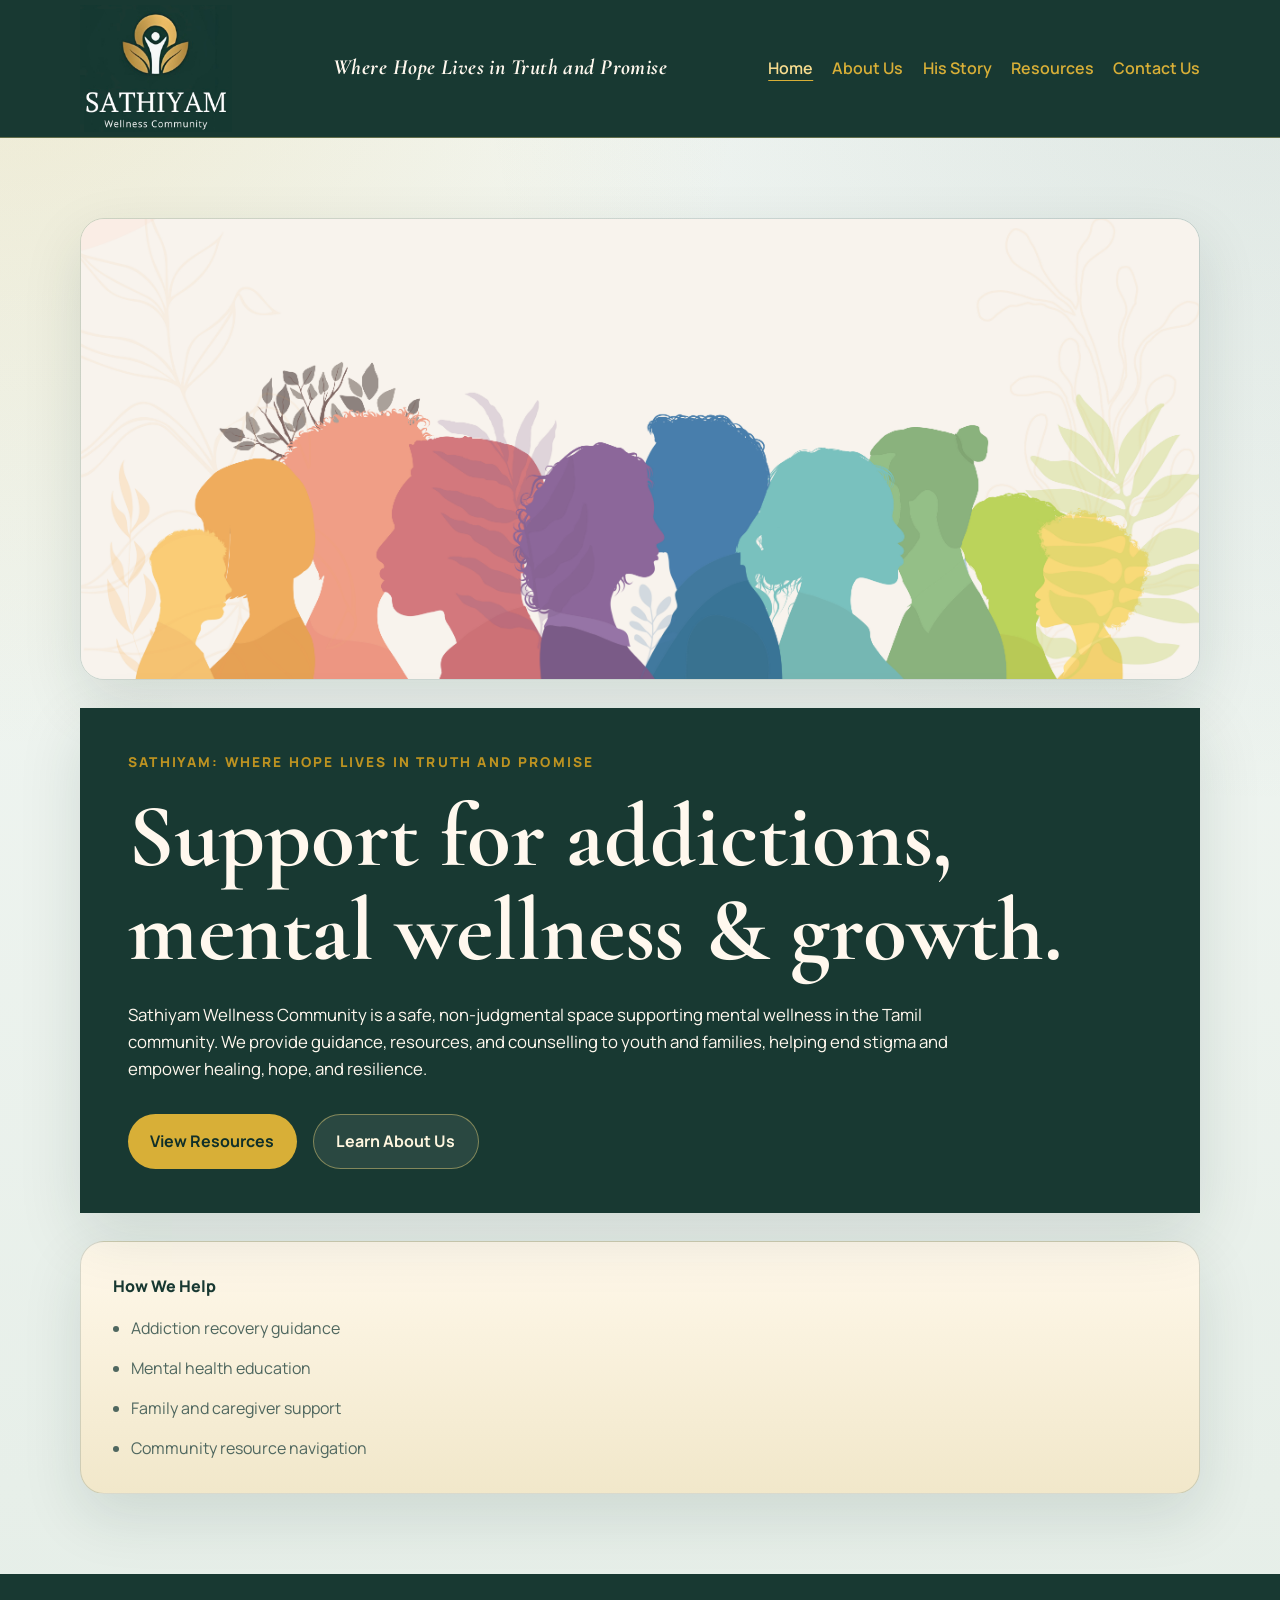
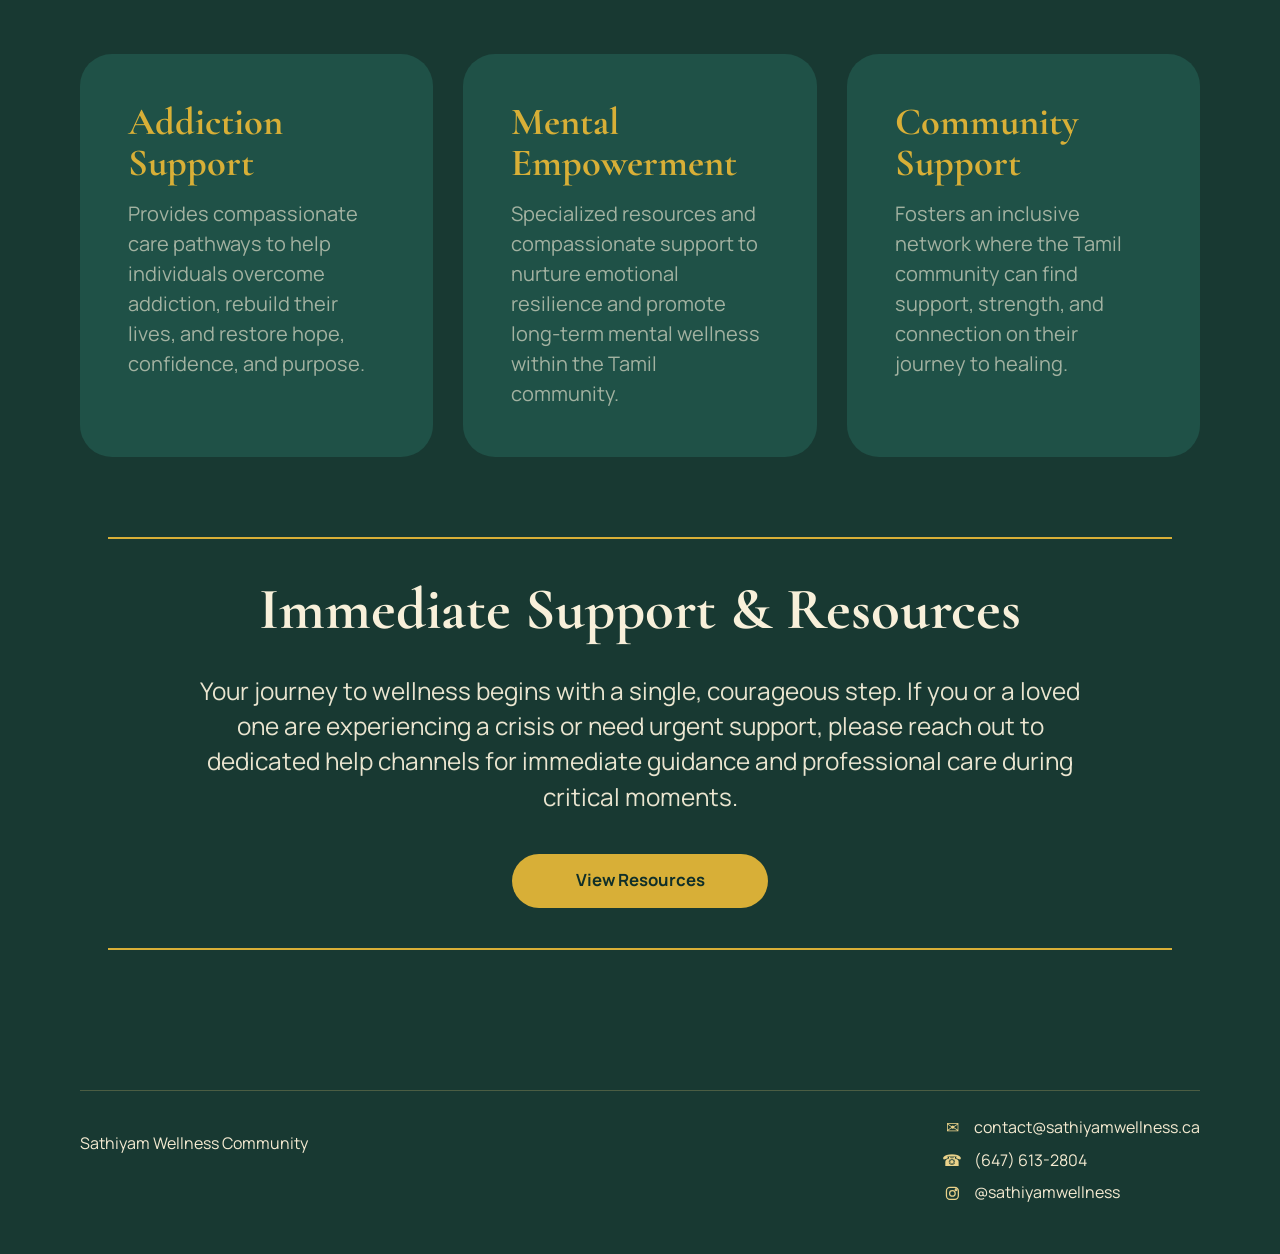
<file: index.html>
<!DOCTYPE html>
<html lang="en">
<head>
  <meta charset="UTF-8">
  <meta name="viewport" content="width=device-width, initial-scale=1.0">
  <title>Sathiyam Wellness Community</title>
  <meta
    name="description"
    content="Sathiyam Wellness Community is a not-for-profit resource hub for addiction and mental health support, education, and community connection."
  >
  <link rel="preconnect" href="https://fonts.googleapis.com">
  <link rel="preconnect" href="https://fonts.gstatic.com" crossorigin>
  <link
    href="https://fonts.googleapis.com/css2?family=Cormorant+Garamond:wght@500;600;700&family=Manrope:wght@400;500;600;700&display=swap"
    rel="stylesheet"
  >
  <link rel="stylesheet" href="styles.css">
</head>
<body>
  <header class="site-header">
    <div class="container">
      <nav class="topbar" aria-label="Primary">
        <a class="brand" href="index.html">
          <img class="brand-mark" src="logo_comm_green_bg_crop.jpg" alt="Sathiyam Wellness Community logo">
        </a>
        <p class="site-motto">Where Hope Lives in Truth and Promise</p>
        <div class="nav-links">
          <a href="index.html" aria-current="page">Home</a>
          <a href="about.html">About Us</a>
          <a href="his-story.html">His Story</a>
          <a href="resources.html">Resources</a>
          <a href="contact.html">Contact Us</a>
        </div>
      </nav>
    </div>
  </header>

  <main>
    <section class="hero">
      <div class="container home-flow">
        <div class="home-banner" aria-label="Featured image area">
          <img class="home-banner-image" src="home_page.jpg" alt="Sathiyam Wellness Community home page featured image">
        </div>

        <div class="hero-copy home-copy-block">
          <p class="eyebrow">Sathiyam: Where Hope Lives in Truth and Promise</p>
          <h1>Support for addictions, mental wellness & growth.</h1>
          <p class="hero-text">
            Sathiyam Wellness Community is a safe, non-judgmental space supporting mental wellness in the Tamil community. We provide guidance, resources, and counselling to youth and families, helping end stigma and empower healing, hope, and resilience.
          </p>
          <div class="hero-actions">
            <a class="button button-primary" href="resources.html">View Resources</a>
            <a class="button button-secondary" href="about.html">Learn About Us</a>
          </div>
        </div>

        <aside class="hero-card home-support-block" aria-label="Key support areas">
          <p class="card-label">How We Help</p>
          <ul class="support-list">
            <li>Addiction recovery guidance</li>
            <li>Mental health education</li>
            <li>Family and caregiver support</li>
            <li>Community resource navigation</li>
          </ul>
        </aside>
      </div>
    </section>

    <section class="section theme-band">
      <div class="container feature-grid">
        <article class="feature-card">
          <h3>Addiction Support</h3>
          <p>
            Provides compassionate care pathways to help individuals overcome addiction, rebuild their lives, and restore hope, confidence, and purpose.
          </p>
        </article>
        <article class="feature-card">
          <h3>Mental Empowerment</h3>
          <p>
            Specialized resources and compassionate support to nurture emotional resilience and promote long-term mental wellness within the Tamil community.
          </p>
        </article>
        <article class="feature-card">
          <h3>Community Support</h3>
          <p>
            Fosters an inclusive network where the Tamil community can find support, strength, and connection on their journey to healing.
          </p>
        </article>
      </div>
    </section>

    <section class="section theme-band theme-band-tight">
      <div class="container emergency-panel">
        <div class="emergency-rule" aria-hidden="true"></div>
        <div class="emergency-copy">
          <h2>Immediate Support &amp; Resources</h2>
          <p>
            Your journey to wellness begins with a single, courageous step. If
            you or a loved one are experiencing a crisis or need urgent support,
            please reach out to dedicated help channels for immediate guidance and
            professional care during critical moments.
          </p>
        </div>
        <a class="button button-primary emergency-button" href="resources.html">View Resources</a>
        <div class="emergency-rule" aria-hidden="true"></div>
      </div>
    </section>
  </main>

    <footer class="site-footer">
    <div class="container footer-content">
      <p>Sathiyam Wellness Community</p>
      <div class="footer-contact">
        <p><span aria-hidden="true">&#9993;</span> <a href="mailto:contact@sathiyamwellness.ca">contact@sathiyamwellness.ca</a></p>
        <p><span aria-hidden="true">&#9742;</span> <a href="tel:16476132804">(647) 613-2804</a></p>
        <p><span class="social-icon" aria-hidden="true"><svg viewBox="0 0 24 24" focusable="false"><rect x="3.5" y="3.5" width="17" height="17" rx="5"></rect><circle cx="12" cy="12" r="4"></circle><circle cx="17.3" cy="6.7" r="1.2" fill="currentColor" stroke="none"></circle></svg></span> <a href="https://instagram.com/sathiyamwellness">@sathiyamwellness</a></p>
      </div>
    </div>
  </footer>
</body>
</html>
</file>
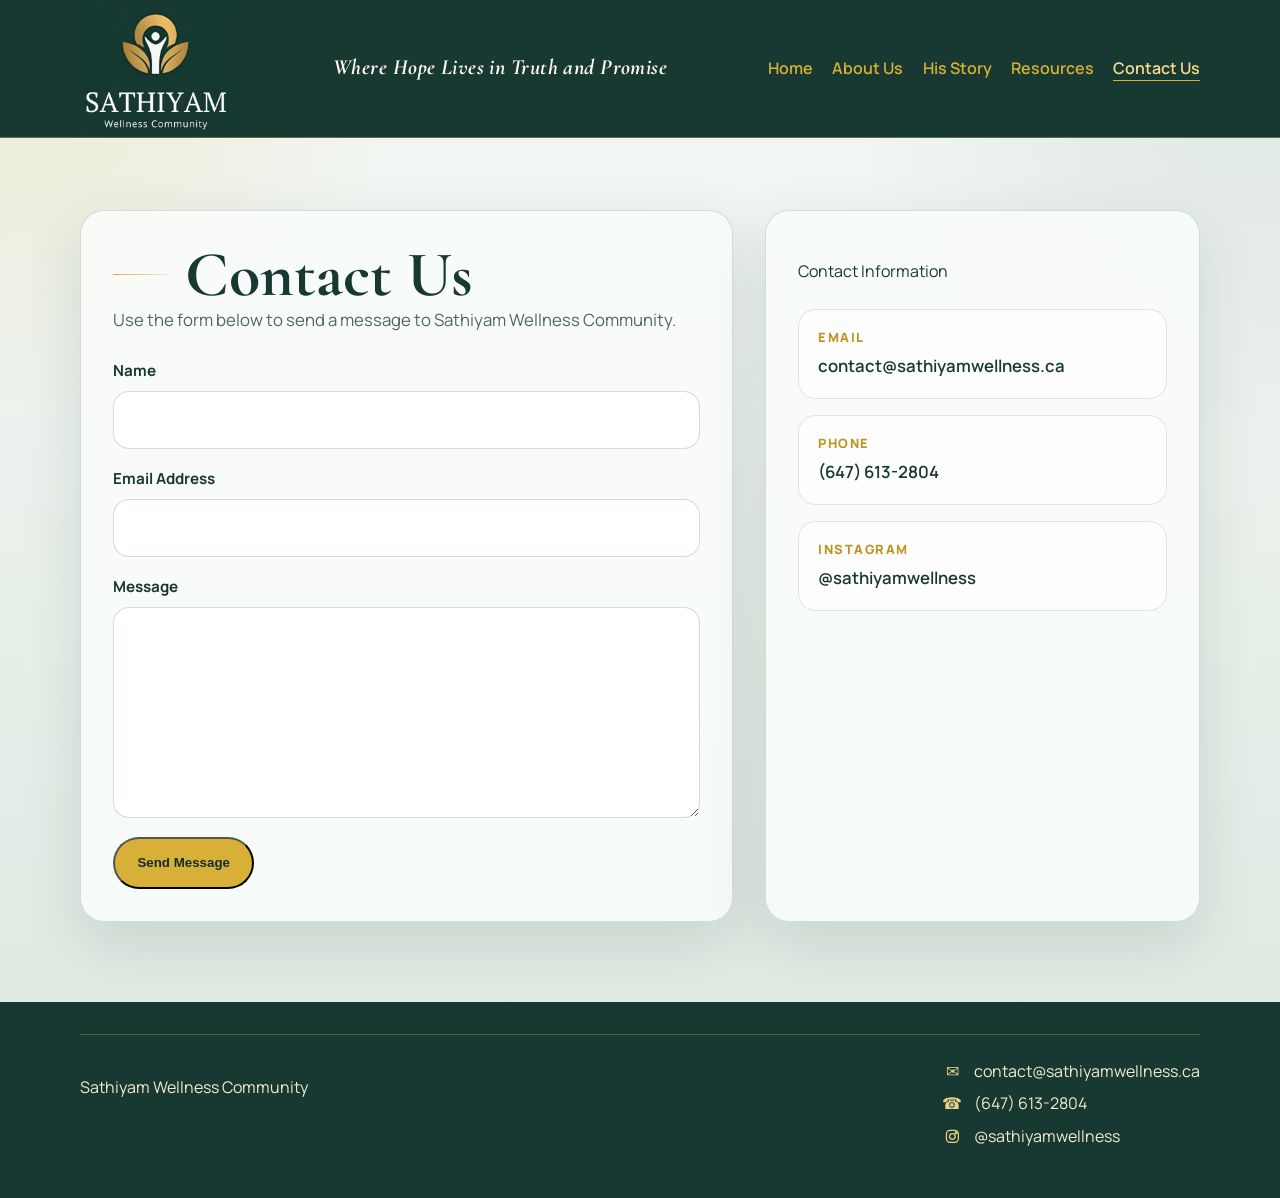
<file: contact.html>
<!DOCTYPE html>
<html lang="en">
<head>
  <meta charset="UTF-8">
  <meta name="viewport" content="width=device-width, initial-scale=1.0">
  <title>Contact Us | Sathiyam Wellness Community</title>
  <link rel="preconnect" href="https://fonts.googleapis.com">
  <link rel="preconnect" href="https://fonts.gstatic.com" crossorigin>
  <link
    href="https://fonts.googleapis.com/css2?family=Cormorant+Garamond:wght@500;600;700&family=Manrope:wght@400;500;600;700&display=swap"
    rel="stylesheet"
  >
  <link rel="stylesheet" href="styles.css">
</head>
<body>
  <header class="site-header">
    <div class="container">
      <nav class="topbar" aria-label="Primary">
        <a class="brand" href="index.html">
          <img class="brand-mark" src="logo_comm_green_bg_crop.jpg" alt="Sathiyam Wellness Community logo">
        </a>
        <p class="site-motto">Where Hope Lives in Truth and Promise</p>
        <div class="nav-links">
          <a href="index.html">Home</a>
          <a href="about.html">About Us</a>
          <a href="his-story.html">His Story</a>
          <a href="resources.html">Resources</a>
          <a href="contact.html" aria-current="page">Contact Us</a>
        </div>
      </nav>
    </div>
  </header>

  <main class="page-hero">
    <div class="container">
      <section class="contact-section">
        <div class="contact-grid">
          <div class="contact-panel">
            <p class="resources-title">Contact Us</p>
            <p class="contact-intro">
              Use the form below to send a message to Sathiyam Wellness Community.
            </p>
            <form
              class="contact-form"
              action="https://formsubmit.co/contact@sathiyamwellness.ca"
              method="POST"
            >
              <label class="contact-field" for="contact-name">
                <span>Name</span>
                <input id="contact-name" name="name" type="text" required>
              </label>
              <label class="contact-field" for="contact-email">
                <span>Email Address</span>
                <input id="contact-email" name="email" type="email" required>
              </label>
              <label class="contact-field" for="contact-message">
                <span>Message</span>
                <textarea id="contact-message" name="message" rows="7" required></textarea>
              </label>
              <input type="hidden" name="_subject" value="New Contact Us submission from Sathiyam Wellness Community">
              <button class="button button-primary contact-submit" type="submit">Send Message</button>
            </form>
          </div>

          <aside class="contact-panel contact-details-panel" aria-label="Contact information">
            <p class="section-heading">Contact Information</p>
                        <div class="contact-details-list">
              <div class="contact-detail">
                <p class="contact-detail-label">Email</p>
                <p class="contact-detail-value"><a href="mailto:contact@sathiyamwellness.ca">contact@sathiyamwellness.ca</a></p>
              </div>
              <div class="contact-detail">
                <p class="contact-detail-label">Phone</p>
                <p class="contact-detail-value"><a href="tel:16476132804">(647) 613-2804</a></p>
              </div>
              <div class="contact-detail">
                <p class="contact-detail-label">Instagram</p>
                <p class="contact-detail-value"><a href="https://instagram.com/sathiyamwellness">@sathiyamwellness</a></p>
              </div>
            </div>
          </aside>
        </div>
      </section>
    </div>
  </main>

    <footer class="site-footer">
    <div class="container footer-content">
      <p>Sathiyam Wellness Community</p>
      <div class="footer-contact">
        <p><span aria-hidden="true">&#9993;</span> <a href="mailto:contact@sathiyamwellness.ca">contact@sathiyamwellness.ca</a></p>
        <p><span aria-hidden="true">&#9742;</span> <a href="tel:16476132804">(647) 613-2804</a></p>
        <p><span class="social-icon" aria-hidden="true"><svg viewBox="0 0 24 24" focusable="false"><rect x="3.5" y="3.5" width="17" height="17" rx="5"></rect><circle cx="12" cy="12" r="4"></circle><circle cx="17.3" cy="6.7" r="1.2" fill="currentColor" stroke="none"></circle></svg></span> <a href="https://instagram.com/sathiyamwellness">@sathiyamwellness</a></p>
      </div>
    </div>
  </footer>
</body>
</html>
</file>
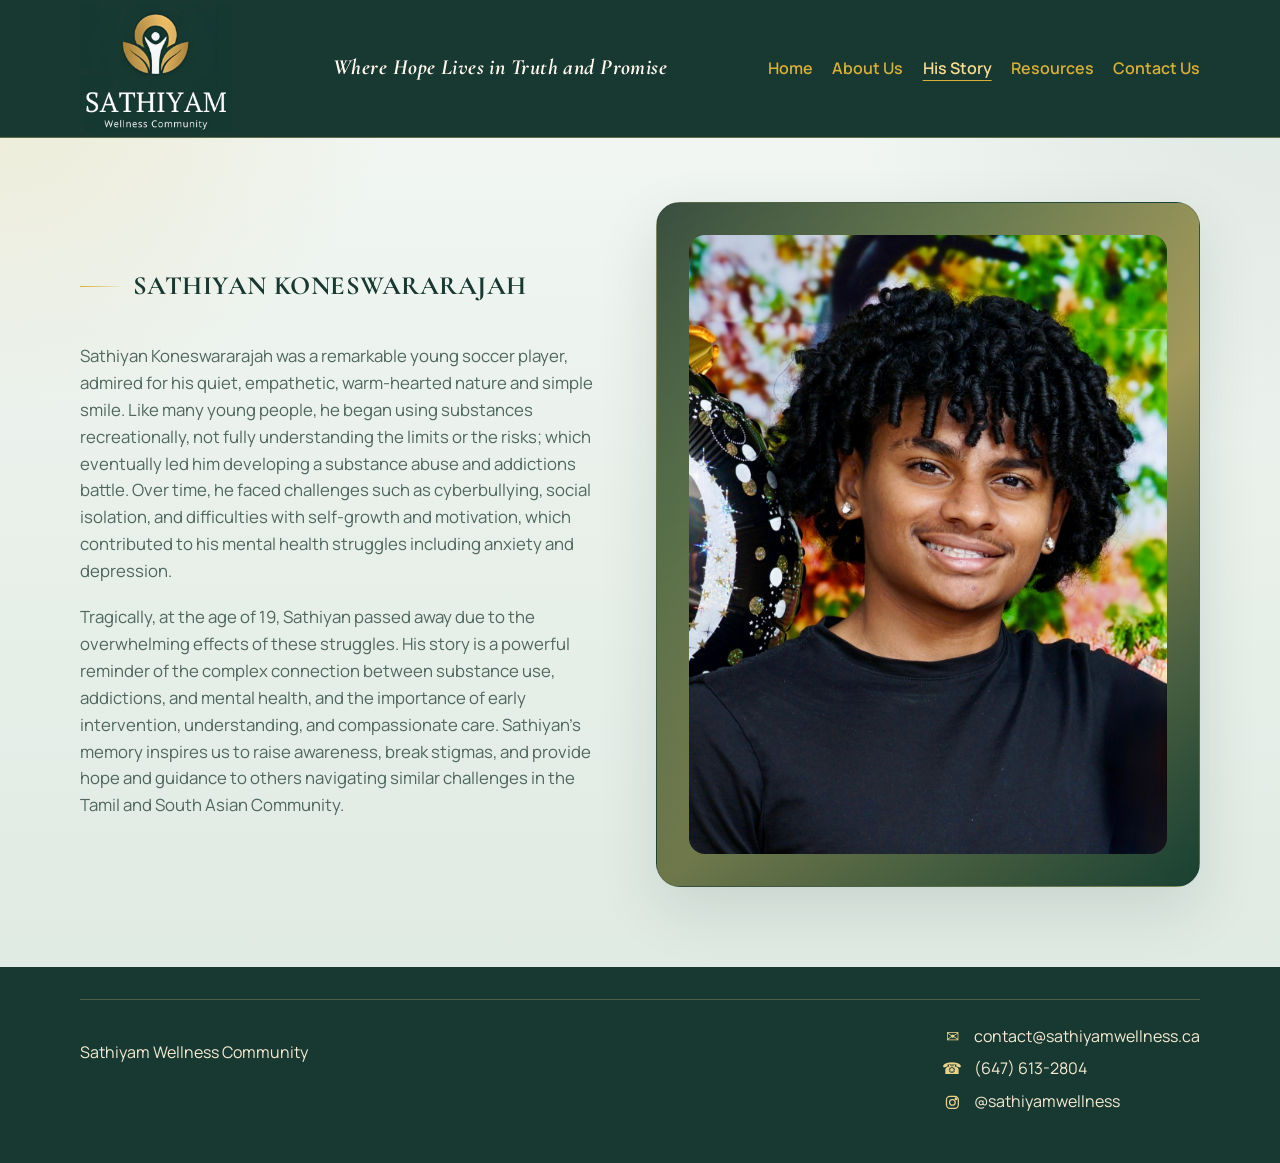
<file: his-story.html>
<!DOCTYPE html>
<html lang="en">
<head>
  <meta charset="UTF-8">
  <meta name="viewport" content="width=device-width, initial-scale=1.0">
  <title>His Story | Sathiyam Wellness Community</title>
  <link rel="preconnect" href="https://fonts.googleapis.com">
  <link rel="preconnect" href="https://fonts.gstatic.com" crossorigin>
  <link
    href="https://fonts.googleapis.com/css2?family=Cormorant+Garamond:wght@500;600;700&family=Manrope:wght@400;500;600;700&display=swap"
    rel="stylesheet"
  >
  <link rel="stylesheet" href="styles.css">
</head>
<body>
  <header class="site-header">
    <div class="container">
      <nav class="topbar" aria-label="Primary">
        <a class="brand" href="index.html">
          <img class="brand-mark" src="logo_comm_green_bg_crop.jpg" alt="Sathiyam Wellness Community logo">
        </a>
        <p class="site-motto">Where Hope Lives in Truth and Promise</p>
        <div class="nav-links">
          <a href="index.html">Home</a>
          <a href="about.html">About Us</a>
          <a href="his-story.html" aria-current="page">His Story</a>
          <a href="resources.html">Resources</a>
          <a href="contact.html">Contact Us</a>
        </div>
      </nav>
    </div>
  </header>

  <main class="page-hero">
    <div class="container">
      <section class="story-layout">
        <div class="story-text">
          <div class="page-copy story-copy">
            <p class="section-heading">SATHIYAN KONESWARARAJAH</p>
            <p>
              Sathiyan Koneswararajah was a remarkable young soccer player, admired for his quiet, empathetic, warm-hearted nature and simple smile. Like many young people, he began using substances recreationally, not fully understanding the limits or the risks; which eventually led him developing a substance abuse and addictions battle. Over time, he faced challenges such as cyberbullying, social isolation, and difficulties with self-growth and motivation, which contributed to his mental health struggles including anxiety and depression.
            </p>
            <p>
              Tragically, at the age of 19, Sathiyan passed away due to the overwhelming effects of these struggles. His story is a powerful reminder of the complex connection between substance use, addictions, and mental health, and the importance of early intervention, understanding, and compassionate care. Sathiyan’s memory inspires us to raise awareness, break stigmas, and provide hope and guidance to others navigating similar challenges in the Tamil and South Asian Community. 
            </p>
          </div>
        </div>
        <div class="story-image-slot" aria-label="Image area for His Story page">
          <div class="story-image-placeholder">
            <img class="story-photo" src="sathiyan_photo.jpg" alt="Portrait of Sathiyan Koneswararajah">
          </div>
        </div>
      </section>
    </div>
  </main>
    <footer class="site-footer">
    <div class="container footer-content">
      <p>Sathiyam Wellness Community</p>
      <div class="footer-contact">
        <p><span aria-hidden="true">&#9993;</span> <a href="mailto:contact@sathiyamwellness.ca">contact@sathiyamwellness.ca</a></p>
        <p><span aria-hidden="true">&#9742;</span> <a href="tel:16476132804">(647) 613-2804</a></p>
        <p><span class="social-icon" aria-hidden="true"><svg viewBox="0 0 24 24" focusable="false"><rect x="3.5" y="3.5" width="17" height="17" rx="5"></rect><circle cx="12" cy="12" r="4"></circle><circle cx="17.3" cy="6.7" r="1.2" fill="currentColor" stroke="none"></circle></svg></span> <a href="https://instagram.com/sathiyamwellness">@sathiyamwellness</a></p>
      </div>
    </div>
  </footer>
</body>
</html>
</file>
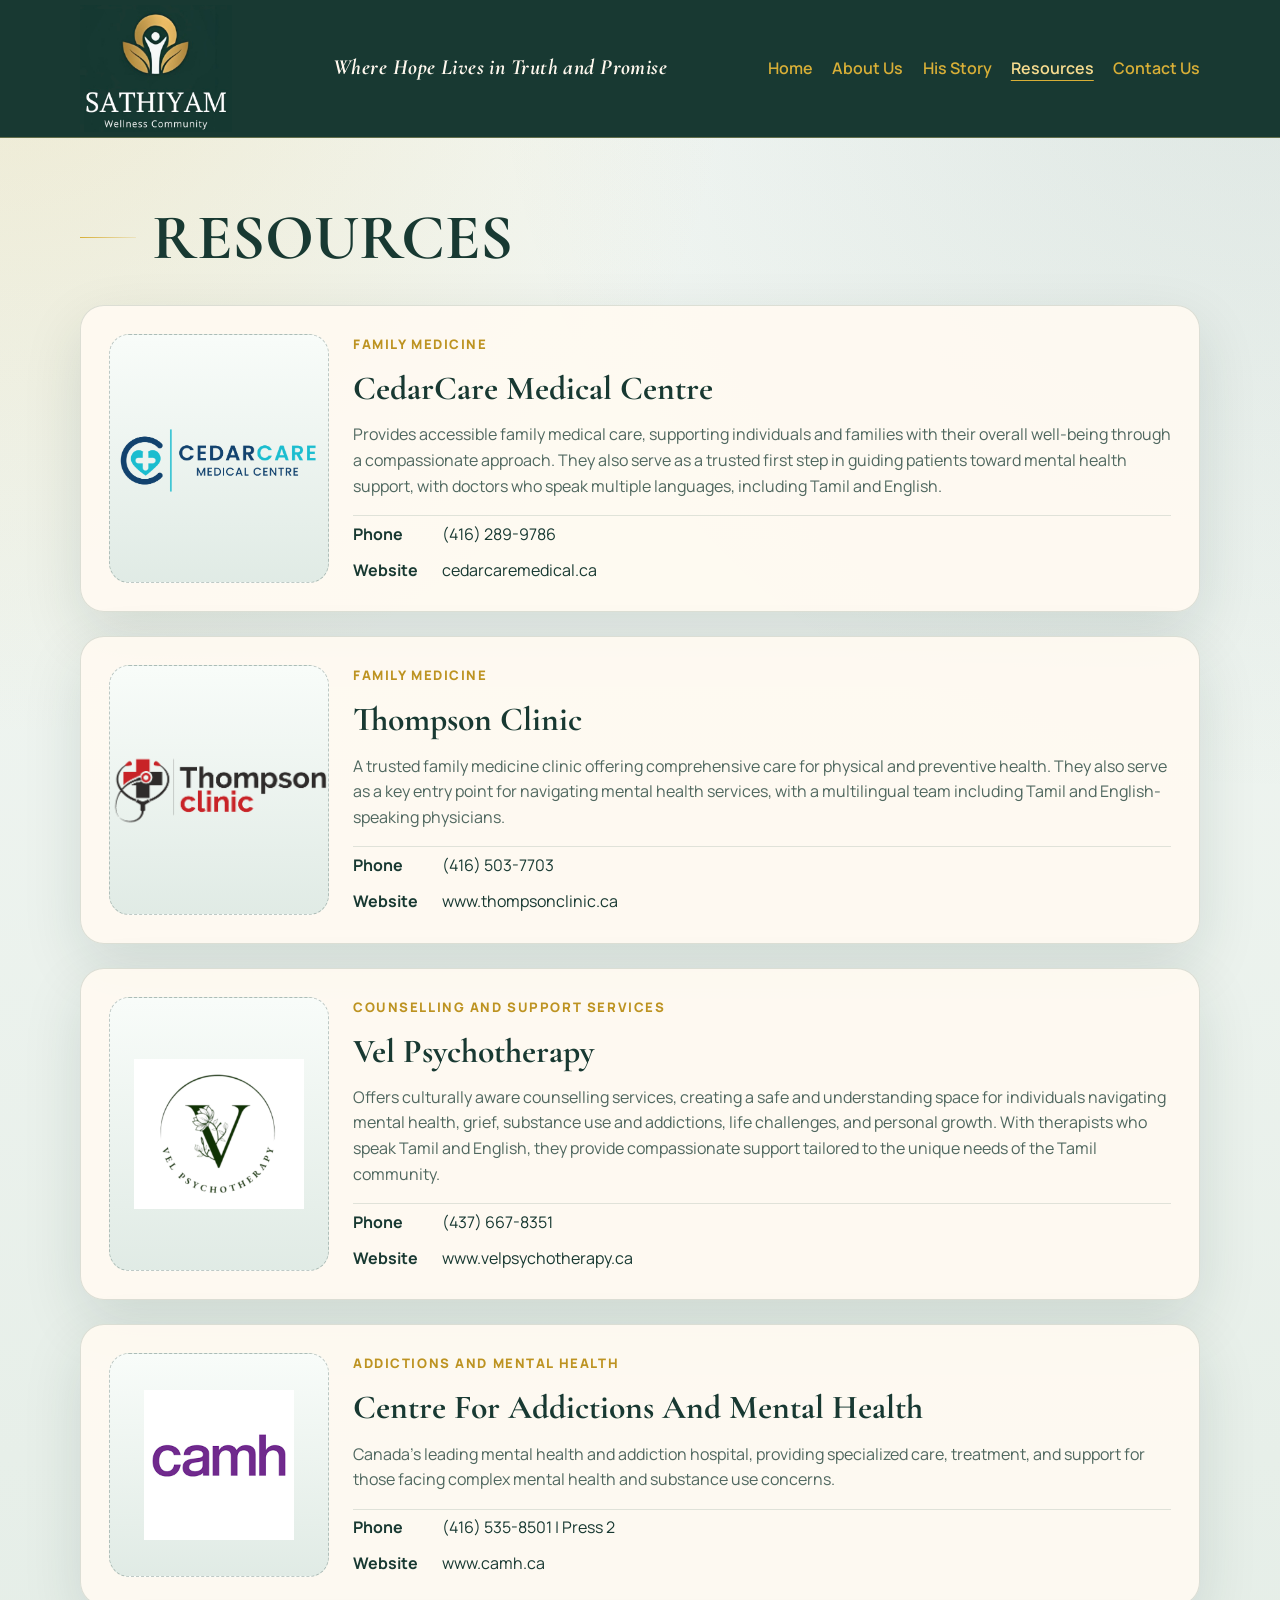
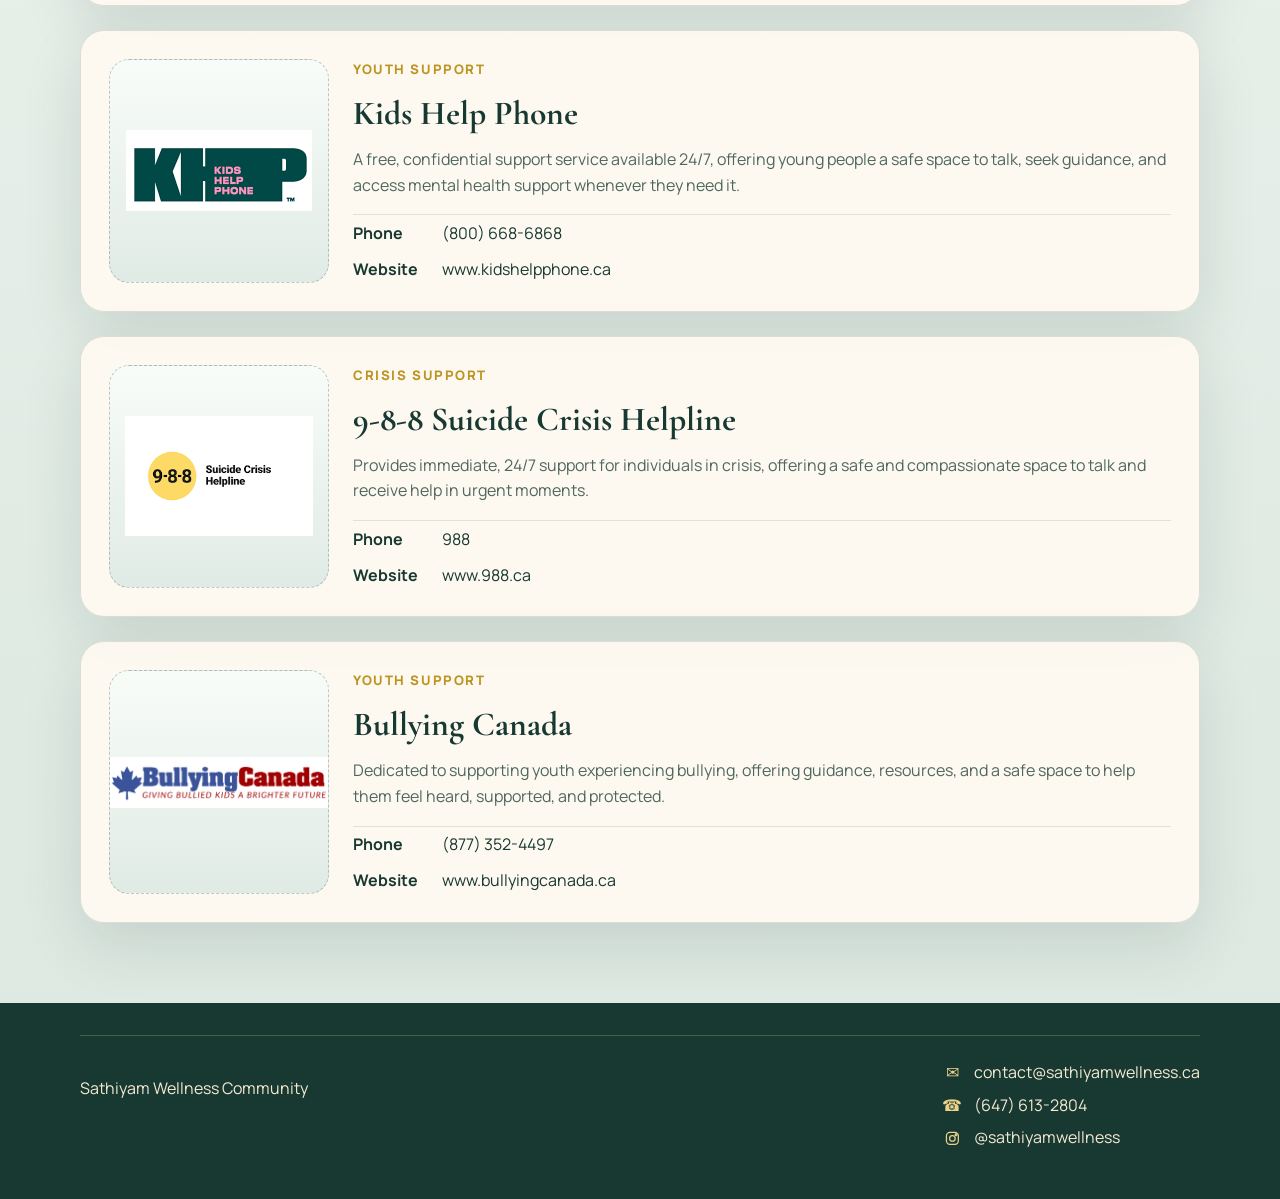
<file: resources.html>
<!DOCTYPE html>
<html lang="en">
<head>
  <meta charset="UTF-8">
  <meta name="viewport" content="width=device-width, initial-scale=1.0">
  <title>Resources | Sathiyam Wellness Community</title>
  <link rel="preconnect" href="https://fonts.googleapis.com">
  <link rel="preconnect" href="https://fonts.gstatic.com" crossorigin>
  <link
    href="https://fonts.googleapis.com/css2?family=Cormorant+Garamond:wght@500;600;700&family=Manrope:wght@400;500;600;700&display=swap"
    rel="stylesheet"
  >
  <link rel="stylesheet" href="styles.css">
</head>
<body>
  <header class="site-header">
    <div class="container">
      <nav class="topbar" aria-label="Primary">
        <a class="brand" href="index.html">
          <img class="brand-mark" src="logo_comm_green_bg_crop.jpg" alt="Sathiyam Wellness Community logo">
        </a>
        <p class="site-motto">Where Hope Lives in Truth and Promise</p>
        <div class="nav-links">
          <a href="index.html">Home</a>
          <a href="about.html">About Us</a>
          <a href="his-story.html">His Story</a>
          <a href="resources.html" aria-current="page">Resources</a>
          <a href="contact.html">Contact Us</a>
        </div>
      </nav>
    </div>
  </header>

  <main class="page-hero">
    <div class="container">
      <section class="resources-section">
        <div class="resources-header">
          <p class="resources-title">RESOURCES</p>
        </div>
        <div class="resource-grid">
          <article class="resource-card">
            <div class="resource-logo-slot" aria-label="Logo space for CedarCare Medical Clinic">
              <img class="resource-logo-image" src="cedarcare_logo.png" alt="CedarCare Medical Clinic logo">
            </div>
            <div class="resource-card-body">
              <p class="resource-type">Family Medicine</p>
              <h3>CedarCare Medical Centre</h3>
              <p class="resource-description">
                Provides accessible family medical care, supporting individuals and families with their overall well-being through a compassionate approach. They also serve as a trusted first step in guiding patients toward mental health support, with doctors who speak multiple languages, including Tamil and English.
              </p>
              <div class="resource-meta">
                <p><span>Phone</span> <a href="tel:14162899786">(416) 289-9786</a></p>
                <p><span>Website</span> <a href="https://cedarcaremedical.ca">cedarcaremedical.ca</a></p>
              </div>
            </div>
          </article>

          <article class="resource-card">
            <div class="resource-logo-slot" aria-label="Logo space for Thompson Clinic">
              <img class="resource-logo-image" src="thompson_clinic_logo.png" alt="Thompson Clinic logo">
            </div>
            <div class="resource-card-body">
              <p class="resource-type">Family Medicine</p>
              <h3>Thompson Clinic</h3>
              <p class="resource-description">
                A trusted family medicine clinic offering comprehensive care for physical and preventive health. They also serve as a key entry point for navigating mental health services, with a multilingual team including Tamil and English-speaking physicians.
              </p>
              <div class="resource-meta">
                <p><span>Phone</span> <a href="tel:14165037703">(416) 503-7703</a></p>
                <p><span>Website</span> <a href="https://thompsonclinic.ca/">www.thompsonclinic.ca</a></p>
              </div>
            </div>
          </article>

          <article class="resource-card">
            <div class="resource-logo-slot" aria-label="Logo space for Vel Psychotherapy">
              <img class="resource-logo-image resource-logo-image-large" src="vel_logo.png" alt="Vel Psychotherapy logo">
            </div>
            <div class="resource-card-body">
              <p class="resource-type">Counselling and Support Services</p>
              <h3>Vel Psychotherapy</h3>
              <p class="resource-description">
                Offers culturally aware counselling services, creating a safe and understanding space for individuals navigating mental health, grief, substance use and addictions, life challenges, and personal growth. With therapists who speak Tamil and English, they provide compassionate support tailored to the unique needs of the Tamil community.
              </p>
              <div class="resource-meta">
                <p><span>Phone</span> <a href="tel:14376678351">(437) 667-8351</a></p>
                <p><span>Website</span> <a href="https://www.velpsychotherapy.ca/">www.velpsychotherapy.ca</a></p>
              </div>
            </div>
          </article>

          <article class="resource-card">
            <div class="resource-logo-slot" aria-label="Logo space for CAMH">
              <img class="resource-logo-image resource-logo-image-large" src="camh.png" alt="CAMH logo">
            </div>
            <div class="resource-card-body">
              <p class="resource-type">Addictions and Mental Health</p>
              <h3>Centre For Addictions And Mental Health</h3>
              <p class="resource-description">
                Canada’s leading mental health and addiction hospital, providing specialized care, treatment, and support for those facing complex mental health and substance use concerns.
              </p>
              <div class="resource-meta">
                <p><span>Phone</span> <a href="tel:14165358501">(416) 535-8501 | Press 2</a></p>
                <p><span>Website</span> <a href="https://www.camh.ca/">www.camh.ca</a></p>
              </div>
            </div>
          </article>

          <article class="resource-card">
            <div class="resource-logo-slot" aria-label="Logo space for Kids Help Phone">
              <img class="resource-logo-image" src="kids_help_phone_logo.png" alt="Kids Help Phone logo">
            </div>
            <div class="resource-card-body">
              <p class="resource-type">Youth Support</p>
              <h3>Kids Help Phone</h3>
              <p class="resource-description">
                A free, confidential support service available 24/7, offering young people a safe space to talk, seek guidance, and access mental health support whenever they need it.
              </p>
              <div class="resource-meta">
                <p><span>Phone</span> <a href="tel:18006686868">(800) 668-6868</a></p>
                <p><span>Website</span> <a href="https://kidshelpphone.ca/ ">www.kidshelpphone.ca</a></p>
              </div>
            </div>
          </article>

          <article class="resource-card">
            <div class="resource-logo-slot" aria-label="Logo space for Suicide Help Line">
              <img class="resource-logo-image" src="988_logo.png" alt="988 Suicide Help Line logo">
            </div>
            <div class="resource-card-body">
              <p class="resource-type">Crisis Support</p>
              <h3>9-8-8 Suicide Crisis Helpline</h3>
              <p class="resource-description">
                Provides immediate, 24/7 support for individuals in crisis, offering a safe and compassionate space to talk and receive help in urgent moments.
              </p>
              <div class="resource-meta">
                <p><span>Phone</span> <a href="tel:988">988</a></p>
                <p><span>Website</span> <a href="https://988.ca/ ">www.988.ca</a></p>
              </div>
            </div>
          </article>

          <article class="resource-card">
            <div class="resource-logo-slot" aria-label="Logo space for Bullying Canada">
              <img class="resource-logo-image" src="bullying_canada_logo.png" alt="Bullying Canada logo">
            </div>
            <div class="resource-card-body">
              <p class="resource-type">Youth Support</p>
              <h3>Bullying Canada</h3>
              <p class="resource-description">
                Dedicated to supporting youth experiencing bullying, offering guidance, resources, and a safe space to help them feel heard, supported, and protected.
              </p>
              <div class="resource-meta">
                <p><span>Phone</span> <a href="tel:18773524497">(877) 352-4497</a></p>
                <p><span>Website</span> <a href="https://www.bullyingcanada.ca/">www.bullyingcanada.ca</a></p>
              </div>
            </div>
          </article>

          
        </div>
      </section>
    </div>
  </main>
    <footer class="site-footer">
    <div class="container footer-content">
      <p>Sathiyam Wellness Community</p>
      <div class="footer-contact">
        <p><span aria-hidden="true">&#9993;</span> <a href="mailto:contact@sathiyamwellness.ca">contact@sathiyamwellness.ca</a></p>
        <p><span aria-hidden="true">&#9742;</span> <a href="tel:16476132804">(647) 613-2804</a></p>
        <p><span class="social-icon" aria-hidden="true"><svg viewBox="0 0 24 24" focusable="false"><rect x="3.5" y="3.5" width="17" height="17" rx="5"></rect><circle cx="12" cy="12" r="4"></circle><circle cx="17.3" cy="6.7" r="1.2" fill="currentColor" stroke="none"></circle></svg></span> <a href="https://instagram.com/sathiyamwellness">@sathiyamwellness</a></p>
      </div>
    </div>
  </footer>
</body>
</html>
</file>
<file: styles.css>
:root {
  --bg: #e7efe9;
  --bg-soft: #d6e3dc;
  --surface: rgba(249, 252, 250, 0.92);
  --surface-strong: #f8fcf9;
  --text: #183932;
  --muted: #4f675f;
  --line: rgba(24, 57, 50, 0.16);
  --primary: #183932;
  --primary-dark: #102f29;
  --secondary-green: #1f5147;
  --accent: #d8af37;
  --accent-strong: #bd9321;
  --accent-soft: #ead28a;
  --shadow: 0 22px 60px rgba(16, 47, 41, 0.12);
  --radius: 24px;
  --container: 1120px;
}

* {
  box-sizing: border-box;
}

html {
  min-height: 100%;
  scroll-behavior: smooth;
}

body {
  min-height: 100vh;
  margin: 0;
  display: flex;
  flex-direction: column;
  font-family: "Manrope", sans-serif;
  color: var(--text);
  background:
    radial-gradient(circle at top left, rgba(216, 175, 55, 0.18), transparent 24%),
    radial-gradient(circle at top right, rgba(31, 81, 71, 0.1), transparent 26%),
    linear-gradient(180deg, #f4f8f5 0%, var(--bg) 52%, #dce8e1 100%);
  line-height: 1.6;
}

main {
  flex: 1;
}

a {
  color: inherit;
  text-decoration: none;
}

img {
  max-width: 100%;
  display: block;
}

.container {
  width: min(calc(100% - 2rem), var(--container));
  margin: 0 auto;
}

.site-header {
  position: sticky;
  top: 0;
  z-index: 10;
  backdrop-filter: blur(14px);
  background: #183932;
  border-bottom: 1px solid rgba(236, 209, 122, 0.35);
}

.topbar {
  display: flex;
  align-items: center;
  justify-content: space-between;
  gap: 1.5rem;
  padding: 0.3rem 0;
}

.brand {
  display: inline-flex;
  align-items: center;
  color: #fff7e8;
}

.brand-mark {
  width: clamp(7rem, 14vw, 9.5rem);
  height: auto;
  object-fit: contain;
  flex-shrink: 0;
}

.site-motto {
  margin: 0;
  color: #fff8ee;
  font-family: "Cormorant Garamond", serif;
  font-size: clamp(1.15rem, 1.7vw, 1.55rem);
  font-style: italic;
  font-weight: 700;
  letter-spacing: 0.02em;
  line-height: 1.1;
  text-align: center;
}

.nav-links {
  display: flex;
  flex-wrap: wrap;
  justify-content: flex-end;
  gap: 1.2rem;
}

.nav-links a {
  color: var(--accent);
  font-weight: 600;
}

.nav-links a[aria-current="page"],
.nav-links a:hover,
.nav-links a:focus-visible {
  color: #f7dc8f;
}

.nav-links a[aria-current="page"] {
  text-decoration: underline;
  text-decoration-color: var(--accent);
  text-underline-offset: 0.35rem;
}

.hero,
.section {
  padding: 5rem 0;
}

.hero-grid {
  display: grid;
  grid-template-columns: minmax(0, 0.95fr) minmax(340px, 1.05fr);
  gap: 2rem;
  align-items: center;
}

.home-flow {
  display: grid;
  gap: 1.75rem;
}

.eyebrow {
  margin: 0 0 1rem;
  color: var(--accent-strong);
  font-size: 0.85rem;
  font-weight: 800;
  letter-spacing: 0.16em;
  text-transform: uppercase;
}

h1,
h2,
h3 {
  margin: 0;
  font-family: "Cormorant Garamond", serif;
  line-height: 1.05;
}

h1 {
  font-size: clamp(3rem, 7vw, 5.7rem);
  max-width: 11ch;
}

h2 {
  font-size: clamp(2.2rem, 5vw, 3.6rem);
  max-width: 15ch;
}

h3 {
  font-size: 1.8rem;
  margin-bottom: 0.75rem;
}

.hero-text,
.page-copy p {
  color: var(--muted);
  font-size: 1.05rem;
}

.hero-copy {
  position: relative;
  z-index: 1;
  padding: 2.5rem;
  border-radius: 0 0 0 0;
  background: var(--primary);
  color: #fff8ee;
  box-shadow: var(--shadow);
}

.hero-copy h1,
.hero-copy .hero-text {
  color: #fff8ee;
}

.hero-text {
  max-width: 58ch;
  margin: 1.5rem 0 0;
}

.hero-actions {
  display: flex;
  flex-wrap: wrap;
  gap: 1rem;
  margin-top: 2rem;
}

.button {
  display: inline-flex;
  align-items: center;
  justify-content: center;
  min-height: 3.25rem;
  padding: 0.85rem 1.4rem;
  border-radius: 999px;
  font-weight: 700;
  transition: transform 160ms ease, background-color 160ms ease, color 160ms ease;
}

.button:hover,
.button:focus-visible {
  transform: translateY(-1px);
}

.button-primary {
  background: var(--accent);
  color: var(--primary-dark);
}

.button-primary:hover,
.button-primary:focus-visible {
  background: #ebc95d;
}

.button-secondary {
  border: 1px solid rgba(236, 209, 122, 0.46);
  background: rgba(255, 248, 234, 0.08);
  color: #fff6df;
}

.button-secondary:hover,
.button-secondary:focus-visible {
  background: rgba(236, 209, 122, 0.14);
}

.hero-card,
.page-panel,
.image-placeholder,
.feature-card {
  border: 1px solid var(--line);
  border-radius: var(--radius);
  background: var(--surface);
  box-shadow: var(--shadow);
}

.hero-visuals {
  display: grid;
  gap: 1.25rem;
}

.home-banner {
  min-height: 360px;
  overflow: hidden;
  border: 1px solid var(--line);
  border-radius: var(--radius);
  box-shadow: var(--shadow);
}

.home-banner-image {
  width: 100%;
  min-height: 360px;
  max-height: 460px;
  object-fit: cover;
}

.home-copy-block,
.home-support-block {
  width: 100%;
}

.home-copy-block {
  padding: 2.75rem 3rem;
}

.home-copy-block h1 {
  max-width: none;
}

.home-copy-block .hero-text {
  max-width: none;
  width: min(100%, 86ch);
}

.home-support-block {
  padding: 2rem 2.25rem;
}

.hero-card {
  padding: 2rem;
  background:
    linear-gradient(180deg, rgba(255, 248, 234, 0.98), rgba(241, 231, 201, 0.98));
}

.card-label {
  margin: 0 0 1rem;
  font-weight: 800;
  color: var(--primary);
}

.image-placeholder {
  position: relative;
  overflow: hidden;
  padding: 1.5rem;
  display: flex;
  align-items: end;
  min-height: 260px;
  background:
    linear-gradient(180deg, rgba(13, 59, 45, 0.12), rgba(13, 59, 45, 0.56)),
    radial-gradient(circle at 62% 28%, rgba(255, 239, 188, 0.78), transparent 18%),
    linear-gradient(135deg, #5d5c42 0%, #8e9656 26%, #ceb66a 44%, #6b6b46 62%, #233f2f 100%);
  color: #fff;
}

.image-placeholder::before {
  content: "";
  position: absolute;
  inset: 0;
  background:
    linear-gradient(135deg, rgba(255, 255, 255, 0.04), transparent 42%),
    radial-gradient(circle at 56% 34%, rgba(255, 247, 215, 0.45), transparent 16%);
  pointer-events: none;
}

.image-placeholder-large {
  min-height: 470px;
}

.image-placeholder-tall {
  min-height: 420px;
}

.image-label {
  margin: 0 0 0.35rem;
  color: var(--accent-soft);
  font-size: 0.82rem;
  font-weight: 800;
  letter-spacing: 0.16em;
  text-transform: uppercase;
}

.image-copy {
  margin: 0;
  max-width: 28ch;
  font-size: 1rem;
}

.support-list {
  margin: 0;
  padding-left: 1.15rem;
  color: var(--muted);
}

.support-list li + li {
  margin-top: 0.9rem;
}

.page-panel {
  padding: 2rem;
}

.resources-section {
  padding-top: 0.25rem;
}

.resources-header {
  display: grid;
  gap: 0.8rem;
  margin-bottom: 2.2rem;
}

.resources-title {
  display: inline-flex;
  align-items: center;
  gap: 1rem;
  margin: 0;
  color: var(--primary);
  font-family: "Cormorant Garamond", serif;
  font-size: clamp(2.6rem, 5vw, 4.1rem);
  font-weight: 700;
  line-height: 1;
}

.resources-title::before {
  content: "";
  width: 3.5rem;
  height: 1px;
  background: linear-gradient(90deg, var(--accent), rgba(216, 175, 55, 0.18));
}

.resource-grid {
  display: grid;
  grid-template-columns: 1fr;
  gap: 1.5rem;
}

.resource-card {
  display: grid;
  grid-template-columns: minmax(160px, 220px) minmax(0, 1fr);
  gap: 1.5rem;
  align-items: stretch;
  padding: 1.75rem;
  border: 1px solid rgba(15, 59, 45, 0.14);
  border-radius: 1.5rem;
  background: rgba(255, 250, 241, 0.92);
  box-shadow: var(--shadow);
}

.resource-logo-slot {
  display: grid;
  place-items: center;
  min-height: 170px;
  border: 1px dashed rgba(24, 57, 50, 0.26);
  border-radius: 1.25rem;
  background:
    linear-gradient(180deg, rgba(248, 252, 249, 0.96), rgba(223, 234, 228, 0.96));
  color: var(--primary);
  font-size: 0.95rem;
  font-weight: 700;
  letter-spacing: 0.08em;
  text-transform: uppercase;
}

.resource-logo-image {
  max-width: 100%;
  max-height: 120px;
  width: auto;
  height: auto;
  object-fit: contain;
}

.resource-logo-image-large {
  max-height: 150px;
}

.resource-card-body {
  display: grid;
  gap: 1rem;
  align-content: center;
}

.resource-type {
  margin: 0;
  color: var(--accent-strong);
  font-size: 0.82rem;
  font-weight: 800;
  letter-spacing: 0.12em;
  text-transform: uppercase;
}

.resource-card h3 {
  margin-bottom: 0;
  color: var(--primary);
  font-size: 2.1rem;
}

.resource-description {
  margin: 0;
  color: var(--muted);
}

.resource-meta {
  display: grid;
  gap: 0.65rem;
  padding-top: 0.35rem;
  border-top: 1px solid rgba(15, 59, 45, 0.12);
}

.resource-meta p {
  margin: 0;
  color: var(--text);
  word-break: break-word;
}

.resource-meta span {
  display: inline-block;
  min-width: 5.4rem;
  color: var(--primary);
  font-weight: 700;
}

.theme-band {
  background: var(--primary);
  color: #f8f0da;
}

.theme-band-tight {
  padding-top: 0;
}

.feature-grid {
  display: grid;
  grid-template-columns: repeat(3, minmax(0, 1fr));
  gap: 1.9rem;
}

.feature-card {
  min-height: 350px;
  padding: 3rem;
  border: none;
  background: var(--secondary-green);
  color: #f6edd9;
  border-radius: 2rem;
  box-shadow: none;
}

.feature-icon {
  display: inline-grid;
  place-items: center;
  width: 4.5rem;
  height: 4.5rem;
  margin-bottom: 2rem;
  background: linear-gradient(180deg, rgba(19, 30, 25, 0.92), rgba(35, 43, 36, 0.92));
  color: var(--accent-soft);
  font-family: "Cormorant Garamond", serif;
  font-size: 1.2rem;
  font-weight: 700;
  letter-spacing: 0.08em;
}

.feature-card h3 {
  margin-bottom: 1rem;
  color: var(--accent);
  font-size: clamp(2rem, 3vw, 2.5rem);
}

.feature-card p {
  margin: 0;
  color: rgba(244, 237, 217, 0.62);
  font-size: clamp(1.05rem, 1.6vw, 1.25rem);
  line-height: 1.5;
}

.emergency-panel {
  display: grid;
  gap: 2.5rem;
  padding: 0 1.75rem 1.75rem;
}

.emergency-rule {
  height: 2px;
  background: var(--accent);
}

.emergency-copy {
  display: grid;
  justify-items: center;
  gap: 2rem;
  text-align: center;
}

.emergency-copy h2 {
  max-width: none;
  color: #f8f0da;
  font-size: clamp(2.4rem, 4.6vw, 4.2rem);
}

.emergency-copy p {
  max-width: 56rem;
  margin: 0;
  color: rgba(248, 240, 218, 0.94);
  font-size: clamp(1.15rem, 1.9vw, 1.55rem);
  line-height: 1.45;
}

.emergency-button {
  justify-self: center;
  min-width: 16rem;
  font-size: 1.05rem;
}

.site-footer {
  padding: 2rem 0 3rem;
  background: var(--primary);
}

.footer-content {
  display: flex;
  flex-wrap: wrap;
  justify-content: space-between;
  gap: 1rem;
  color: #f4ead1;
  border-top: 1px solid rgba(236, 209, 122, 0.24);
  padding-top: 1.5rem;
}

.footer-contact p {
  margin: 0;
  display: flex;
  align-items: center;
  gap: 0.7rem;
}

.footer-contact p + p {
  margin-top: 0.45rem;
}

.footer-contact span {
  display: inline-flex;
  align-items: center;
  justify-content: center;
  width: 1.35rem;
  min-width: 1.35rem;
  color: var(--accent-soft);
}

.footer-contact .social-icon svg {
  width: 1.05rem;
  height: 1.05rem;
  display: block;
}

.footer-contact .social-icon svg rect,
.footer-contact .social-icon svg circle {
  stroke: currentColor;
  stroke-width: 1.8;
  fill: none;
}

.contact-section {
  padding-top: 0.5rem;
}

.contact-grid {
  display: grid;
  grid-template-columns: minmax(0, 1.2fr) minmax(280px, 0.8fr);
  gap: 2rem;
  align-items: start;
}

.contact-panel {
  padding: 2rem;
  border: 1px solid var(--line);
  border-radius: var(--radius);
  background: var(--surface);
  box-shadow: var(--shadow);
}

.contact-intro {
  margin: 0 0 1.6rem;
  color: var(--muted);
  font-size: 1.05rem;
}

.contact-form {
  display: grid;
  gap: 1.15rem;
}

.contact-field {
  display: grid;
  gap: 0.45rem;
}

.contact-field span {
  color: var(--primary);
  font-size: 0.95rem;
  font-weight: 700;
}

.contact-field input,
.contact-field textarea {
  width: 100%;
  padding: 0.95rem 1rem;
  border: 1px solid rgba(24, 57, 50, 0.18);
  border-radius: 1rem;
  background: rgba(255, 255, 255, 0.82);
  color: var(--text);
  font: inherit;
}

.contact-field textarea {
  min-height: 11rem;
  resize: vertical;
}

.contact-field input:focus,
.contact-field textarea:focus {
  outline: 2px solid rgba(216, 175, 55, 0.28);
  border-color: rgba(189, 147, 33, 0.58);
}

.contact-submit {
  justify-self: start;
}

.contact-note {
  margin: 0;
  color: var(--muted);
  font-size: 0.95rem;
}

.contact-details-panel {
  align-self: stretch;
}

.contact-details-list {
  display: grid;
  gap: 1rem;
  margin-top: 1.5rem;
}

.contact-detail {
  padding: 1.1rem 1.2rem;
  border: 1px solid rgba(24, 57, 50, 0.12);
  border-radius: 1.1rem;
  background: rgba(255, 255, 255, 0.56);
}

.contact-detail-label {
  margin: 0 0 0.35rem;
  color: var(--accent-strong);
  font-size: 0.8rem;
  font-weight: 800;
  letter-spacing: 0.12em;
  text-transform: uppercase;
}

.contact-detail-value {
  margin: 0;
  color: var(--primary);
  font-size: 1.05rem;
  font-weight: 600;
}

.page-hero {
  padding: 4rem 0 5rem;
}

.page-copy {
  max-width: 62ch;
}

.story-layout {
  display: grid;
  grid-template-columns: minmax(0, 1fr) minmax(0, 1fr);
  gap: 2rem;
  align-items: stretch;
}

.story-text {
  display: flex;
  flex-direction: column;
  justify-content: center;
  padding: 0.5rem 0.5rem 0.5rem 0;
}

.story-copy {
  max-width: 60ch;
}

.story-copy p {
  margin: 0;
  color: var(--muted);
  font-size: 1.05rem;
}

.story-copy .section-heading {
  display: inline-flex;
  align-items: center;
  gap: 0.8rem;
  margin: 0 0 1.4rem;
  color: var(--primary);
  font-family: "Cormorant Garamond", serif;
  font-size: 1.65rem;
  font-weight: 700;
  letter-spacing: 0.02em;
  line-height: 1.1;
}

.story-copy .section-heading::before {
  content: "";
  width: 2.5rem;
  height: 1px;
  background: linear-gradient(90deg, var(--accent), rgba(216, 175, 55, 0.15));
}

.story-copy p + p {
  margin-top: 1.2rem;
}

.story-image-slot {
  min-height: 420px;
}

.story-image-placeholder {
  height: 100%;
  min-height: 420px;
  border: 1px solid var(--line);
  border-radius: var(--radius);
  background:
    linear-gradient(180deg, rgba(13, 59, 45, 0.18), rgba(13, 59, 45, 0.52)),
    radial-gradient(circle at 68% 22%, rgba(255, 240, 192, 0.72), transparent 18%),
    linear-gradient(135deg, #435343 0%, #7f8a58 28%, #d5b86a 56%, #284738 100%);
  box-shadow: var(--shadow);
  color: #fff8ee;
  display: flex;
  flex-direction: column;
  justify-content: flex-end;
  padding: 2rem;
}

.story-photo {
  width: 100%;
  height: 100%;
  object-fit: cover;
  border-radius: calc(var(--radius) - 8px);
}

.story-image-clean {
  border: none;
  background: transparent;
  box-shadow: none;
  padding: 0;
}

.about-layout {
  grid-template-columns: 1fr;
  gap: 2.25rem;
}

.about-text {
  padding-right: 0;
}

.about-text .story-copy {
  max-width: none;
}

.about-image-slot {
  min-height: 0;
}

.about-image-slot .story-image-placeholder {
  min-height: 320px;
}

@media (max-width: 900px) {
  .hero-grid,
  .feature-grid,
  .resource-grid,
  .story-layout,
  .contact-grid {
    grid-template-columns: 1fr;
  }

  .topbar {
    align-items: flex-start;
    flex-direction: column;
  }

  .site-motto {
    text-align: left;
  }

  .nav-links {
    justify-content: flex-start;
  }

  .hero-copy {
    padding: 2rem;
  }

  .feature-card {
    min-height: auto;
    padding: 2.25rem;
  }

  .resource-card {
    grid-template-columns: 1fr;
  }

  .story-text {
    padding-right: 0;
  }

  h1 {
    max-width: 13ch;
  }
}

@media (max-width: 640px) {
  .hero,
  .section,
  .page-hero {
    padding: 3.5rem 0;
  }

  .nav-links {
    gap: 0.85rem 1rem;
  }

  h1 {
    font-size: clamp(2.6rem, 14vw, 4rem);
  }

  h2 {
    max-width: none;
  }
}
</file>
